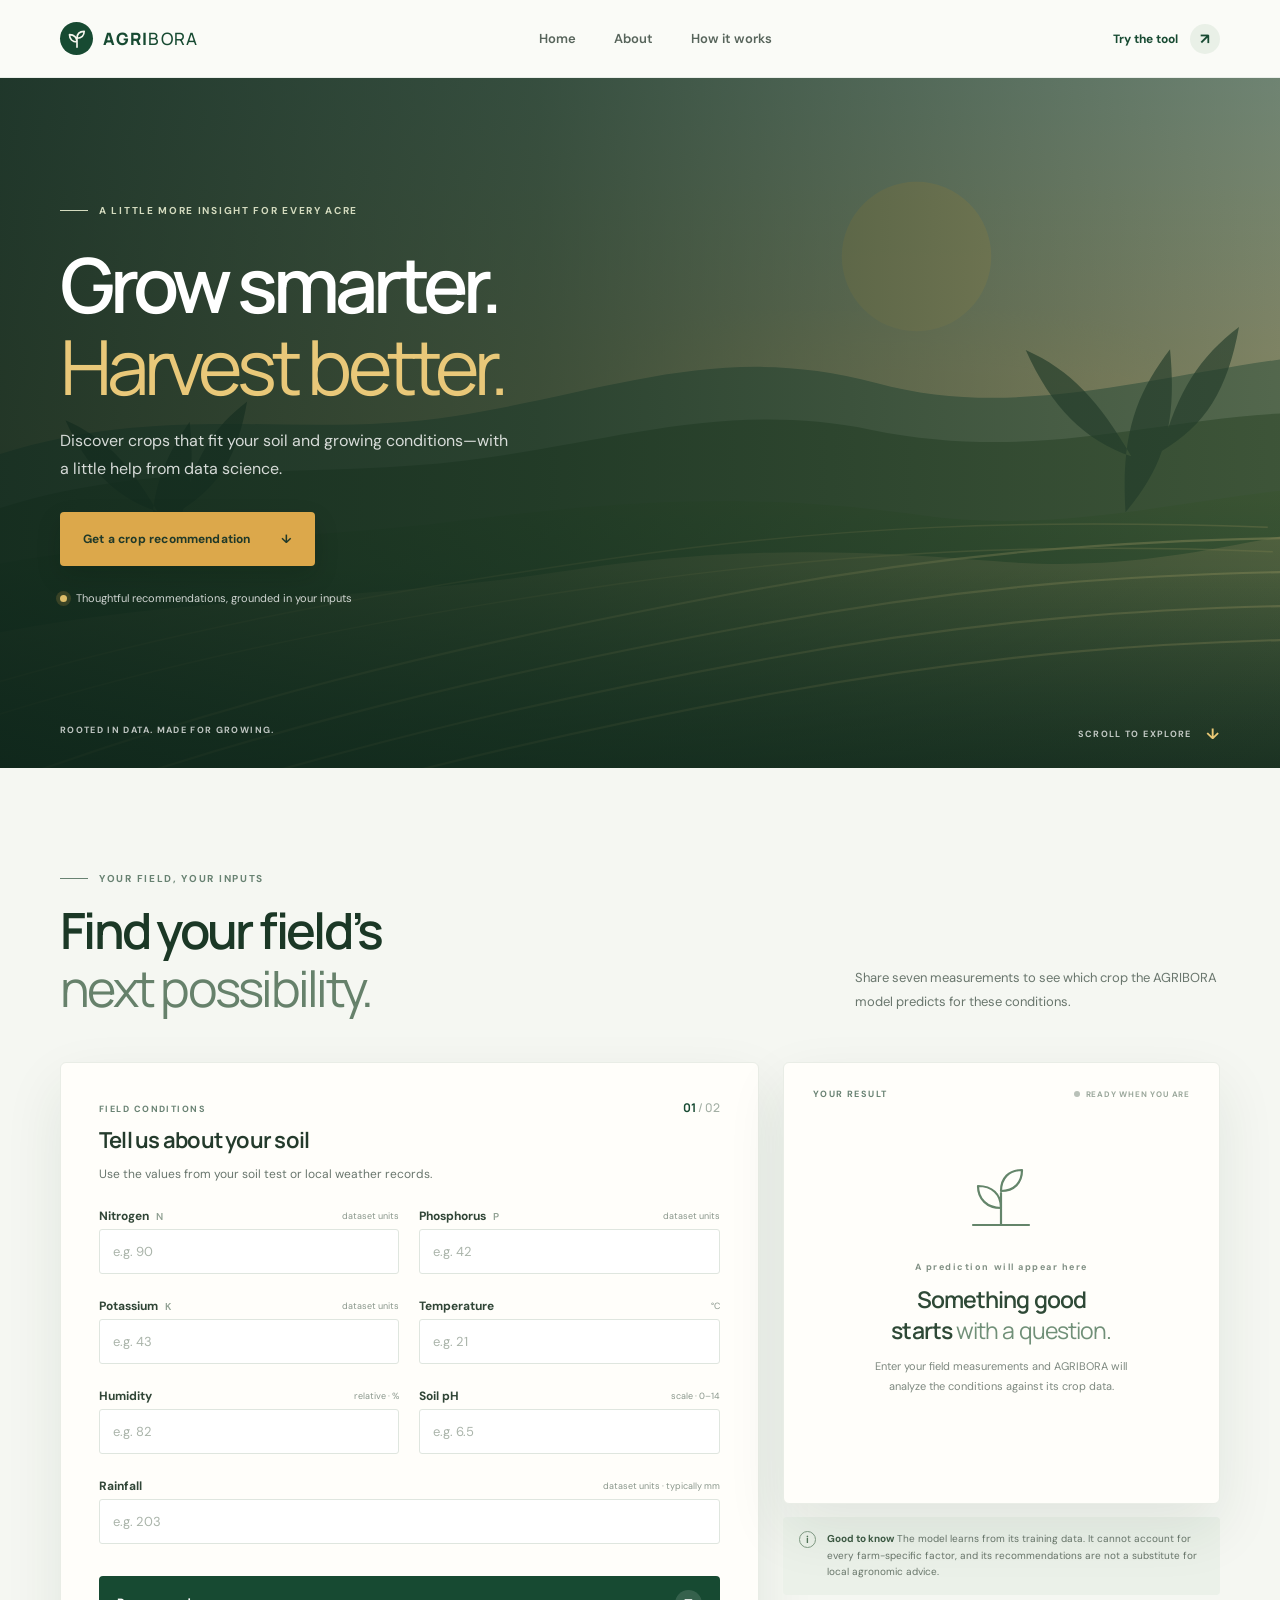
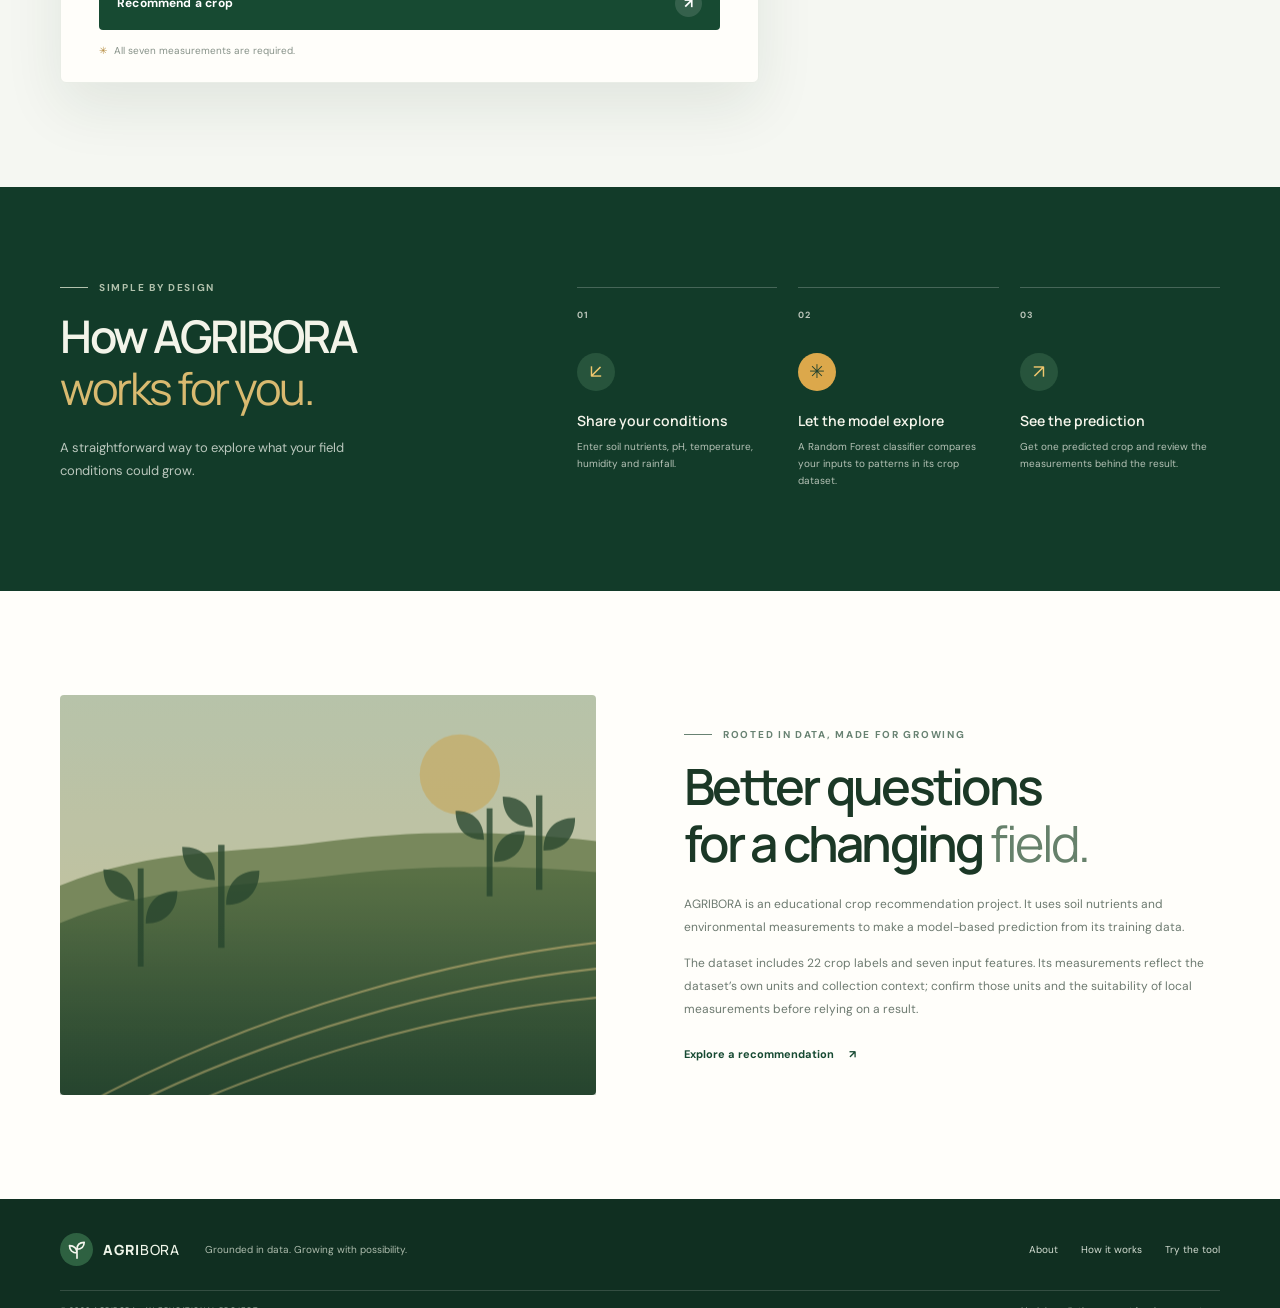
<file: index.html>
<!doctype html>
<html lang="en">
  <head>
    <meta charset="utf-8">
    <meta http-equiv="refresh" content="0; url=./frontend/index.html">
    <meta name="viewport" content="width=device-width, initial-scale=1">
    <title>AGRIBORA</title>
    <style>
      body {
        margin: 0;
        min-height: 100vh;
        display: grid;
        place-items: center;
        font-family: Arial, sans-serif;
        background: #f1f7f0;
        color: #1b3b2b;
      }
      .card {
        text-align: center;
        padding: 2rem 3rem;
        border-radius: 18px;
        background: white;
        box-shadow: 0 18px 40px rgba(14, 40, 24, 0.08);
      }
      a {
        color: #1f6f4a;
        font-weight: 700;
      }
    </style>
  </head>
  <body>
    <div class="card">
      <h1>AGRIBORA</h1>
      <p>Loading the app…</p>
      <p><a href="./frontend/index.html">Open the site</a></p>
    </div>
  </body>
</html>
</file>
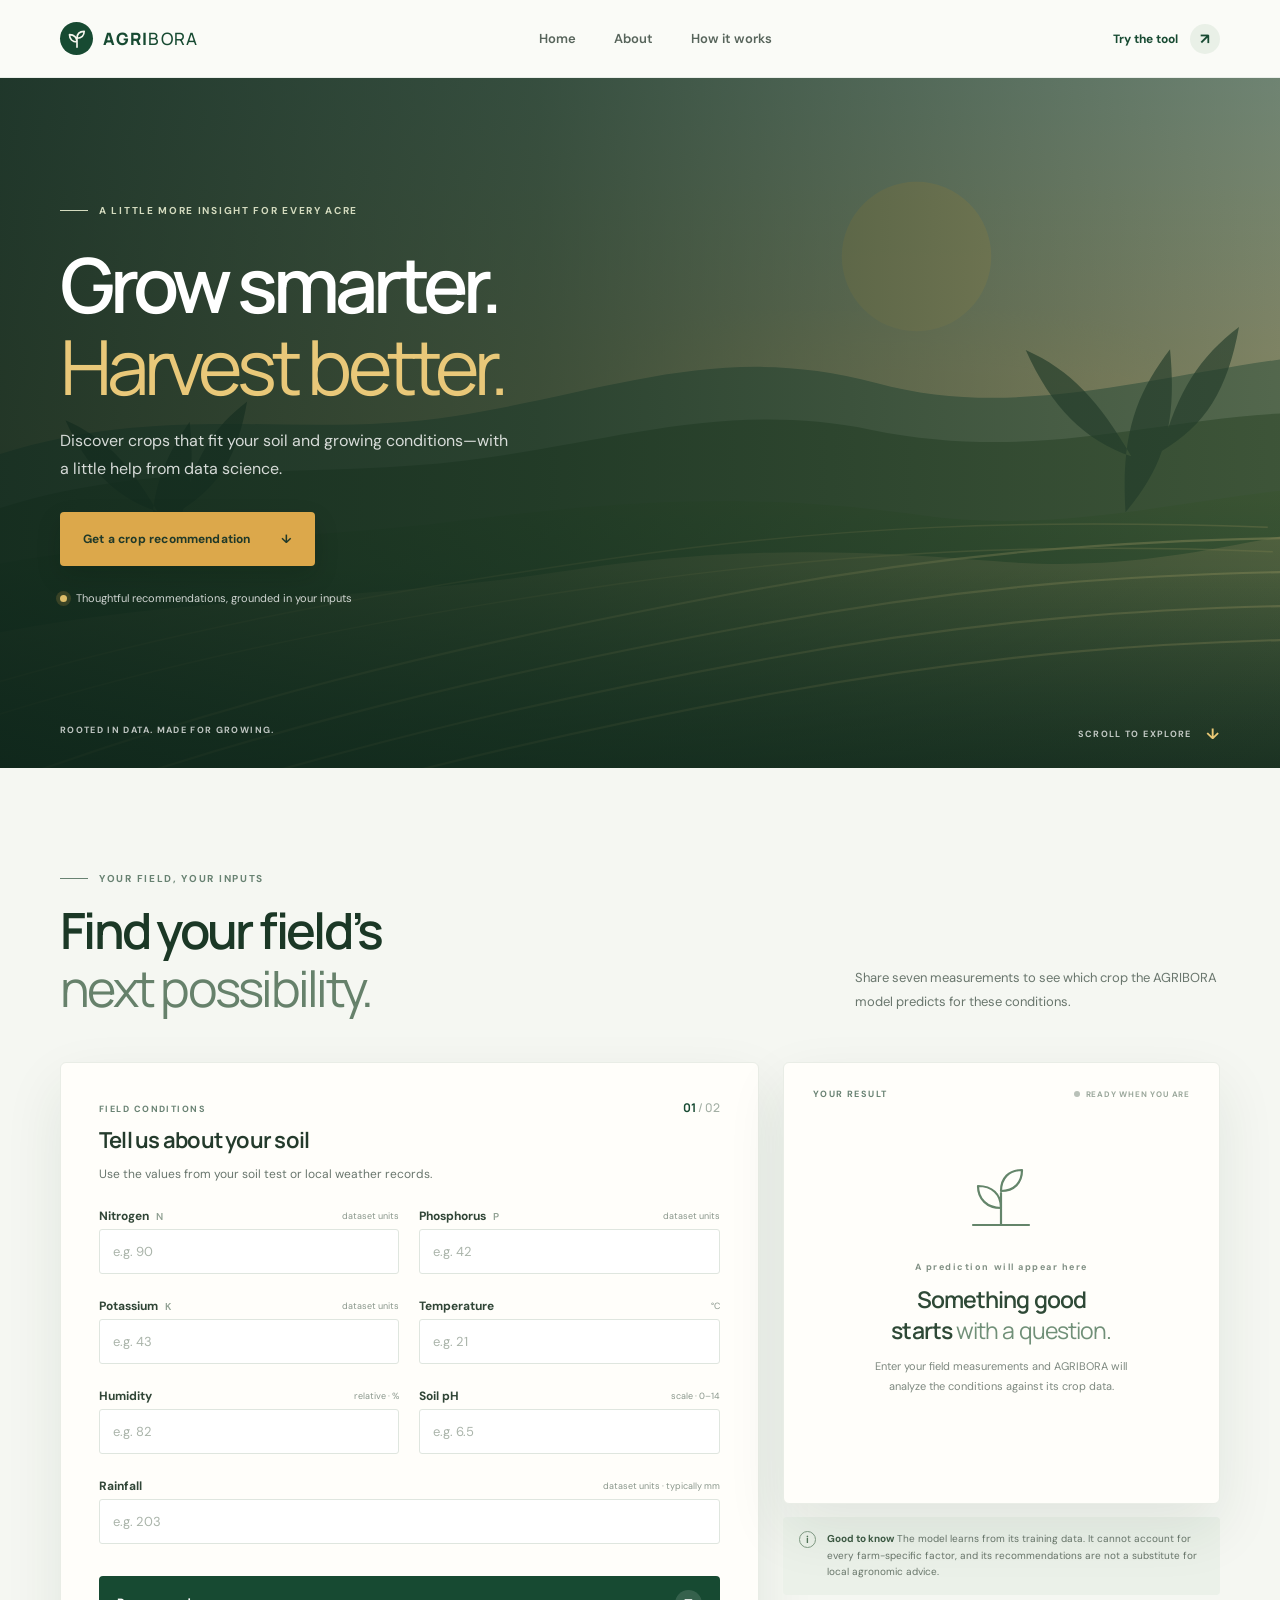
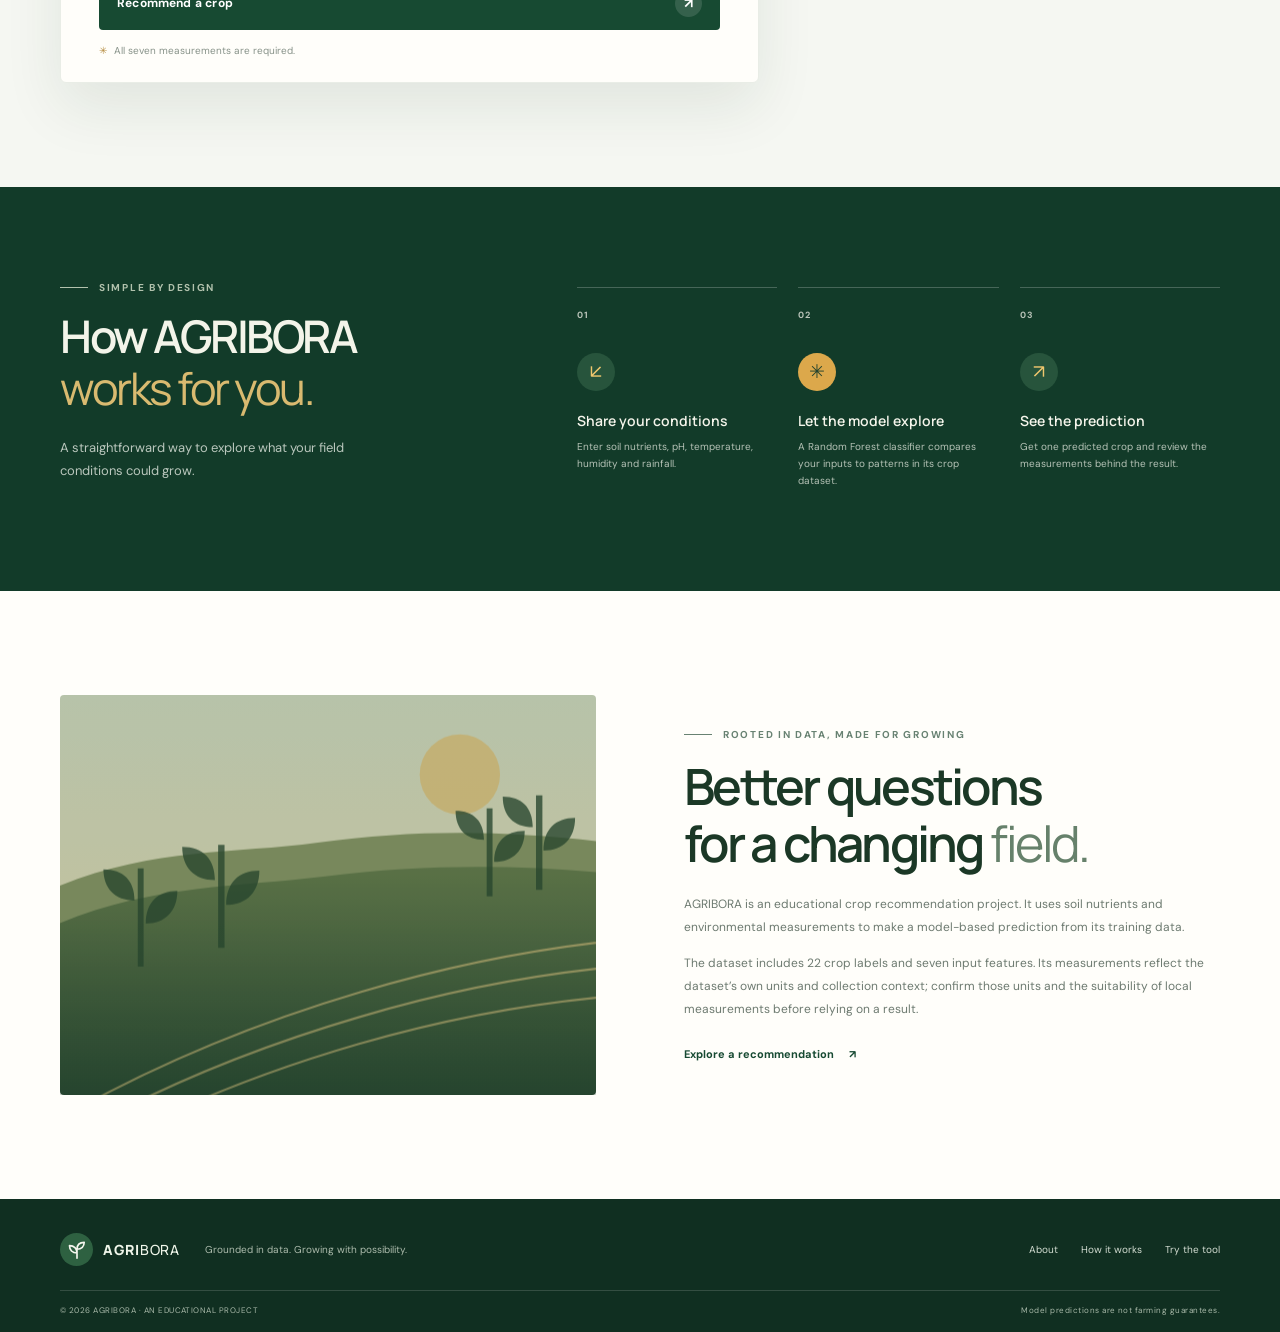
<file: frontend/index.html>
<!doctype html>
<html lang="en">
<head>
  <meta charset="utf-8">
  <meta name="viewport" content="width=device-width, initial-scale=1">
  <meta name="description" content="AGRIBORA helps explore crop recommendations from soil nutrients and local growing conditions.">
  <title>AGRIBORA — Grow smarter. Harvest better.</title>
  <link rel="preconnect" href="https://fonts.googleapis.com">
  <link rel="preconnect" href="https://fonts.gstatic.com" crossorigin>
  <link href="https://fonts.googleapis.com/css2?family=DM+Sans:wght@400;500;600;700&family=Manrope:wght@400;500;600;700;800&display=swap" rel="stylesheet">
  <link rel="stylesheet" href="style.css">
  <script src="config.js"></script>
  <script src="script.js" defer></script>
</head>
<body>
  <header class="site-header">
    <a class="brand" href="#home" aria-label="AGRIBORA home">
      <span class="brand-mark" aria-hidden="true"><svg viewBox="0 0 32 32" fill="none"><path d="M16 27V14m0 6c-6.2 0-10-3.9-10-9.8C12.1 10.2 16 14 16 20Zm0-5c0-5.7 3.7-9.2 9.6-9.2 0 5.8-3.5 9.2-9.6 9.2Z" stroke="currentColor" stroke-width="2.2" stroke-linecap="round" stroke-linejoin="round"/></svg></span>
      <span>AGRI<span class="brand-light">BORA</span></span>
    </a>
    <nav class="main-nav" aria-label="Main navigation">
      <a href="#home">Home</a><a href="#about">About</a><a href="#guide">How it works</a>
    </nav>
    <a class="header-cta" href="#recommend">Try the tool <span aria-hidden="true">↗</span></a>
  </header>

  <main>
    <section class="hero" id="home">
      <div class="hero-image" aria-hidden="true"></div>
      <div class="hero-shade" aria-hidden="true"></div>
      <div class="hero-content page-width">
        <div class="eyebrow hero-eyebrow"><span class="eyebrow-line"></span> A little more insight for every acre</div>
        <h1>Grow smarter.<br><span>Harvest better.</span></h1>
        <p>Discover crops that fit your soil and growing conditions—with a little help from data science.</p>
        <a class="button button-gold" href="#recommend">Get a crop recommendation <span aria-hidden="true">↓</span></a>
        <div class="hero-note"><span class="note-dot"></span> Thoughtful recommendations, grounded in your inputs</div>
      </div>
      <div class="hero-bottom page-width"><span>ROOTED IN DATA. MADE FOR GROWING.</span><span class="scroll-cue">SCROLL TO EXPLORE <span aria-hidden="true">↓</span></span></div>
    </section>

    <section class="recommend section-pad" id="recommend">
      <div class="page-width">
        <div class="section-heading">
          <div><div class="eyebrow"><span class="eyebrow-line"></span> Your field, your inputs</div><h2>Find your field’s<br><em>next possibility.</em></h2></div>
          <p>Share seven measurements to see which crop the AGRIBORA model predicts for these conditions.</p>
        </div>
        <div class="recommend-grid">
          <form class="form-card" id="recommendation-form" novalidate>
            <div class="form-top"><div><span class="form-kicker">FIELD CONDITIONS</span><h3>Tell us about your soil</h3></div><span class="step-count">01 <span>/ 02</span></span></div>
            <p class="form-intro">Use the values from your soil test or local weather records.</p>
            <div class="input-grid">
              <label class="field"><span class="field-name">Nitrogen <span>N</span></span><span class="field-unit">dataset units</span><input name="Nitrogen" type="number" min="0" step="any" placeholder="e.g. 90" required inputmode="decimal"><span class="field-error"></span></label>
              <label class="field"><span class="field-name">Phosphorus <span>P</span></span><span class="field-unit">dataset units</span><input name="Phosphorus" type="number" min="0" step="any" placeholder="e.g. 42" required inputmode="decimal"><span class="field-error"></span></label>
              <label class="field"><span class="field-name">Potassium <span>K</span></span><span class="field-unit">dataset units</span><input name="Potassium" type="number" min="0" step="any" placeholder="e.g. 43" required inputmode="decimal"><span class="field-error"></span></label>
              <label class="field"><span class="field-name">Temperature</span><span class="field-unit">°C</span><input name="Temperature" type="number" step="any" placeholder="e.g. 21" required inputmode="decimal"><span class="field-error"></span></label>
              <label class="field"><span class="field-name">Humidity</span><span class="field-unit">relative · %</span><input name="Humidity" type="number" min="0" max="100" step="any" placeholder="e.g. 82" required inputmode="decimal"><span class="field-error"></span></label>
              <label class="field"><span class="field-name">Soil pH</span><span class="field-unit">scale · 0–14</span><input name="pH_Value" type="number" min="0" max="14" step="any" placeholder="e.g. 6.5" required inputmode="decimal"><span class="field-error"></span></label>
              <label class="field field-wide"><span class="field-name">Rainfall</span><span class="field-unit">dataset units · typically mm</span><input name="Rainfall" type="number" min="0" step="any" placeholder="e.g. 203" required inputmode="decimal"><span class="field-error"></span></label>
            </div>
            <p class="form-error" id="form-error" role="alert" hidden></p>
            <button class="button button-primary submit-button" type="submit"><span class="button-label">Recommend a crop</span><span class="button-arrow" aria-hidden="true">↗</span></button>
            <p class="form-footnote"><span aria-hidden="true">✳</span> All seven measurements are required.</p>
          </form>

          <aside class="result-column" aria-live="polite" aria-atomic="true">
            <div class="result-card" id="result-card">
              <div class="result-top"><span class="form-kicker">YOUR RESULT</span><span class="result-status"><span></span> READY WHEN YOU ARE</span></div>
              <div class="result-empty" id="result-empty">
                <div class="result-illustration" aria-hidden="true"><svg viewBox="0 0 100 100" fill="none"><path d="M50 80V48m0 15c-14 0-23-9-23-22 14 0 23 8 23 22Zm0-17c0-13 8-21 21-21 0 13-8 21-21 21Z" stroke="currentColor" stroke-width="2.2" stroke-linecap="round" stroke-linejoin="round"/><path d="M22 80h56" stroke="currentColor" stroke-width="2.2" stroke-linecap="round"/></svg></div>
                <p class="result-overline">A prediction will appear here</p><h3>Something good<br>starts <em>with a question.</em></h3><p>Enter your field measurements and AGRIBORA will analyze the conditions against its crop data.</p>
              </div>
              <div class="result-loading" id="result-loading" hidden><span class="loader"></span><p>Reading your field conditions…</p><span>Our model is working on your recommendation.</span></div>
              <div class="result-success" id="result-success" hidden>
                <div class="crop-art" aria-hidden="true"><svg viewBox="0 0 120 120" fill="none"><circle cx="60" cy="60" r="58" fill="#E6F1E7"/><path d="M60 91V59m0 16c-16 0-26-10-26-25 16 0 26 9 26 25Zm0-19c0-15 9-24 24-24 0 15-9 24-24 24Z" stroke="#174A32" stroke-width="2.5" stroke-linecap="round" stroke-linejoin="round"/><path d="M38 91h44" stroke="#174A32" stroke-width="2.5" stroke-linecap="round"/></svg></div>
                <span class="result-overline">PREDICTED CROP</span><h3 class="crop-name" id="crop-name">—</h3><p class="result-disclaimer">A model prediction based on the measurements you provided—not a guarantee of crop success.</p>
                <div class="input-summary" id="input-summary"></div>
                <button class="text-button" id="reset-button" type="button">Try different measurements <span aria-hidden="true">↗</span></button>
              </div>
            </div>
            <div class="trust-note"><span class="trust-icon" aria-hidden="true">i</span><p><strong>Good to know</strong> The model learns from its training data. It cannot account for every farm-specific factor, and its recommendations are not a substitute for local agronomic advice.</p></div>
          </aside>
        </div>
      </div>
    </section>

    <section class="how section-pad" id="guide">
      <div class="page-width how-inner">
        <div class="how-copy"><div class="eyebrow eyebrow-light"><span class="eyebrow-line"></span> Simple by design</div><h2>How AGRIBORA<br><em>works for you.</em></h2><p>A straightforward way to explore what your field conditions could grow.</p></div>
        <div class="steps">
          <article class="step"><span class="step-number">01</span><div class="step-icon" aria-hidden="true">↙</div><h3>Share your conditions</h3><p>Enter soil nutrients, pH, temperature, humidity and rainfall.</p></article>
          <article class="step"><span class="step-number">02</span><div class="step-icon step-icon-gold" aria-hidden="true">✳</div><h3>Let the model explore</h3><p>A Random Forest classifier compares your inputs to patterns in its crop dataset.</p></article>
          <article class="step"><span class="step-number">03</span><div class="step-icon" aria-hidden="true">↗</div><h3>See the prediction</h3><p>Get one predicted crop and review the measurements behind the result.</p></article>
        </div>
      </div>
    </section>

    <section class="about section-pad" id="about"><div class="page-width about-grid"><div class="about-image" role="img" aria-label="Rows of green crops growing in a field"></div><div class="about-copy"><div class="eyebrow"><span class="eyebrow-line"></span> Rooted in data, made for growing</div><h2>Better questions<br>for a changing <em>field.</em></h2><p>AGRIBORA is an educational crop recommendation project. It uses soil nutrients and environmental measurements to make a model-based prediction from its training data.</p><p>The dataset includes 22 crop labels and seven input features. Its measurements reflect the dataset’s own units and collection context; confirm those units and the suitability of local measurements before relying on a result.</p><a class="about-link" href="#recommend">Explore a recommendation <span aria-hidden="true">↗</span></a></div></div></section>
  </main>

  <footer class="site-footer"><div class="page-width footer-main"><a class="brand brand-footer" href="#home"><span class="brand-mark" aria-hidden="true"><svg viewBox="0 0 32 32" fill="none"><path d="M16 27V14m0 6c-6.2 0-10-3.9-10-9.8C12.1 10.2 16 14 16 20Zm0-5c0-5.7 3.7-9.2 9.6-9.2 0 5.8-3.5 9.2-9.6 9.2Z" stroke="currentColor" stroke-width="2.2" stroke-linecap="round" stroke-linejoin="round"/></svg></span><span>AGRI<span class="brand-light">BORA</span></span></a><p>Grounded in data. Growing with possibility.</p><nav aria-label="Footer navigation"><a href="#about">About</a><a href="#guide">How it works</a><a href="#recommend">Try the tool</a></nav></div><div class="page-width footer-bottom"><span>© <span id="year"></span> AGRIBORA · AN EDUCATIONAL PROJECT</span><span>Model predictions are not farming guarantees.</span></div></footer>
</body>
</html>
</file>
<file: frontend/style.css>
:root{--forest:#174a32;--forest-deep:#123b29;--leaf:#477a55;--soft:#e6f1e7;--paper:#f5f7f2;--white:#fffefa;--ink:#1d2d24;--muted:#69766d;--gold:#dca84b;--line:#e3e9e1;--shadow:0 24px 60px rgba(25,57,37,.09);--sans:'DM Sans',sans-serif;--display:'Manrope','DM Sans',sans-serif}
*{box-sizing:border-box}html{scroll-behavior:smooth;scroll-padding-top:88px}body{margin:0;background:var(--paper);color:var(--ink);font-family:var(--sans);font-size:15px;-webkit-font-smoothing:antialiased}a{color:inherit;text-decoration:none}button,input{font:inherit}.page-width{width:min(1160px,calc(100% - 64px));margin-inline:auto}.site-header{height:78px;padding:0 max(32px,calc((100vw - 1160px)/2));display:flex;align-items:center;justify-content:space-between;background:rgba(250,251,247,.97);position:relative;z-index:5;border-bottom:1px solid rgba(23,74,50,.07)}.brand{display:inline-flex;align-items:center;gap:10px;font:800 17px var(--display);letter-spacing:.065em;color:var(--forest)}.brand-mark{width:33px;height:33px;border-radius:50%;background:var(--forest);color:#f6f7ef;display:grid;place-items:center}.brand-mark svg{width:24px;height:24px}.brand-light{font-weight:500}.main-nav{display:flex;gap:38px;color:#57645b;font-size:13px;font-weight:600}.main-nav a{transition:color .2s}.main-nav a:hover,.about-link:hover{color:var(--leaf)}.header-cta{display:flex;align-items:center;gap:12px;color:var(--forest);font-size:12px;font-weight:700}.header-cta span{width:30px;height:30px;border-radius:50%;display:grid;place-items:center;background:#e9f0e7;font-size:15px}.hero{height:min(690px,calc(100svh - 78px));min-height:580px;position:relative;overflow:hidden;background:#253b2b;color:#fff}.hero-image,.hero-shade{position:absolute;inset:0}.hero-image{background-image:url('assets/field-dawn.svg');background-size:cover;background-position:center 56%;transform:scale(1.01)}.hero-shade{background:linear-gradient(90deg,rgba(13,37,26,.82) 0%,rgba(16,42,28,.62) 42%,rgba(14,35,23,.05) 100%),linear-gradient(0deg,rgba(14,32,22,.55),transparent 29%)}.hero-content{position:relative;padding-top:clamp(90px,14vh,150px)}.eyebrow{display:flex;align-items:center;gap:11px;color:#688272;font-size:10px;font-weight:700;letter-spacing:.17em;text-transform:uppercase}.eyebrow-line{width:28px;height:1px;background:currentColor}.hero-eyebrow{color:#d4dbbf}.hero h1{font:600 clamp(48px,6.25vw,76px)/1.08 var(--display);letter-spacing:-.065em;margin:26px 0 20px;max-width:630px}.hero h1 span{font-weight:400;color:#e9c879}.hero-content>p{font-size:16px;line-height:1.75;color:rgba(255,255,255,.82);max-width:460px;margin:0 0 29px}.button{border:0;border-radius:4px;min-height:54px;padding:0 23px;display:inline-flex;align-items:center;justify-content:center;gap:30px;font-size:12px;font-weight:700;letter-spacing:.015em;cursor:pointer;transition:transform .2s,background .2s,box-shadow .2s}.button:hover{transform:translateY(-2px)}.button-gold{background:var(--gold);color:#203929;box-shadow:0 10px 24px rgba(4,20,9,.15)}.button-gold:hover{background:#e8b858}.hero-note{margin-top:25px;color:rgba(255,255,255,.8);font-size:11px;display:flex;align-items:center;gap:9px}.note-dot{width:7px;height:7px;border-radius:50%;background:#ddbd69;box-shadow:0 0 0 4px rgba(220,168,75,.18)}.hero-bottom{position:absolute;bottom:24px;left:0;right:0;display:flex;justify-content:space-between;color:rgba(255,255,255,.73);font-size:9px;letter-spacing:.15em;font-weight:700}.scroll-cue{display:flex;gap:14px;align-items:center}.scroll-cue span{font-size:15px;color:#eac875}.section-pad{padding:104px 0}.section-heading{display:flex;align-items:flex-end;justify-content:space-between;gap:48px;margin-bottom:45px}.section-heading h2,.how-copy h2,.about-copy h2{font:600 clamp(35px,4.2vw,50px)/1.15 var(--display);letter-spacing:-.055em;margin:17px 0 0;color:#1b3826}.section-heading h2 em,.how-copy h2 em,.about-copy h2 em{font-style:normal;color:#66816b;font-weight:400}.section-heading>p{max-width:365px;color:var(--muted);font-size:13px;line-height:1.8;margin:0 0 4px}.recommend-grid{display:grid;grid-template-columns:minmax(0,1.23fr) minmax(340px,.77fr);gap:24px;align-items:start}.form-card,.result-card{background:var(--white);border:1px solid #e9ede6;border-radius:6px;box-shadow:var(--shadow)}.form-card{padding:34px 38px 25px}.form-top{display:flex;justify-content:space-between;align-items:flex-start}.form-kicker{font-size:9px;letter-spacing:.16em;font-weight:700;color:#698273}.form-top h3{font:650 22px var(--display);letter-spacing:-.035em;margin:8px 0 0;color:#243b2c}.step-count{font:700 12px var(--display);color:var(--forest);padding-top:2px}.step-count span{color:#a3afa4;font-weight:500}.form-intro{font-size:12px;color:var(--muted);margin:11px 0 26px}.input-grid{display:grid;grid-template-columns:1fr 1fr;gap:19px 20px}.field{min-width:0;display:grid;grid-template-columns:1fr auto;gap:5px 8px}.field-name{font-size:12px;font-weight:700;color:#304536}.field-name>span{color:#90a092;font-size:10px;margin-left:4px;font-weight:600}.field-unit{font-size:9px;color:#89968b;text-align:right;align-self:center}.field input{grid-column:1/-1;width:100%;height:45px;border:1px solid #dfe6df;border-radius:3px;padding:0 13px;background:#fff;color:var(--ink);font-size:13px;outline:none;transition:border .2s,box-shadow .2s}.field input::placeholder{color:#aab4aa}.field input:focus{border-color:#6c9473;box-shadow:0 0 0 3px rgba(71,122,85,.11)}.field input[aria-invalid=true]{border-color:#bd5b50;box-shadow:0 0 0 3px rgba(189,91,80,.08)}.field-error{grid-column:1/-1;min-height:0;font-size:10px;color:#a63d33}.field-wide{grid-column:1/-1}.submit-button{width:100%;margin-top:27px;background:var(--forest);color:#fff;justify-content:space-between;padding-inline:18px}.submit-button:hover{background:#205d3c;box-shadow:0 8px 18px rgba(23,74,50,.15)}.submit-button:disabled{opacity:.7;cursor:wait;transform:none}.button-arrow{height:27px;width:27px;border-radius:50%;background:rgba(255,255,255,.13);display:grid;place-items:center;font-size:14px}.form-footnote{font-size:10px;color:#879289;margin:14px 0 0;display:flex;align-items:center;gap:7px}.form-footnote span{color:#b58b3e}.form-error{font-size:12px;color:#a63d33;margin:12px 0 0}.result-column{display:grid;gap:13px}.result-card{min-height:442px;padding:25px 29px 26px;position:relative;overflow:hidden}.result-top{display:flex;justify-content:space-between;align-items:center}.result-status{font-size:8px;letter-spacing:.1em;color:#9aa79b;display:flex;align-items:center;gap:6px;font-weight:700}.result-status span{width:6px;height:6px;border-radius:50%;background:#b9c1b8}.result-card.is-loading .result-status{color:#738875}.result-card.is-loading .result-status span{background:#dca84b;animation:pulse 1s infinite}.result-card.has-result .result-status{color:#4c815a}.result-card.has-result .result-status span{background:#4c815a}.result-empty{text-align:center;padding:45px 16px 19px}.result-illustration{width:100px;height:100px;margin:0 auto 16px;color:#64856a;display:grid;place-items:center}.result-illustration svg{width:100%;height:100%}.result-overline{display:block;font-size:9px;color:#819084;letter-spacing:.17em;font-weight:700}.result-empty h3{font:600 23px/1.35 var(--display);letter-spacing:-.04em;margin:11px 0;color:#2e4936}.result-empty h3 em{font-style:normal;color:#719078;font-weight:400}.result-empty>p:last-child{max-width:285px;margin:0 auto;color:#7d887f;font-size:11px;line-height:1.8}.result-loading{min-height:350px;display:flex;flex-direction:column;align-items:center;justify-content:center;text-align:center;color:#718075}.loader{width:34px;height:34px;border:3px solid #e2ebdf;border-top-color:#477a55;border-radius:50%;animation:spin .8s linear infinite;margin-bottom:17px}.result-loading p{font:600 14px var(--display);margin:0 0 7px;color:#344d39}.result-loading>span:last-child{font-size:11px}.result-success{text-align:center;padding:22px 8px 0}.crop-art{width:111px;height:111px;margin:0 auto 15px}.crop-art svg{width:100%;height:100%}.result-success .result-overline{color:#718c75}.crop-name{font:700 29px var(--display);letter-spacing:-.045em;color:#23442f;margin:7px 0 8px;text-transform:capitalize}.result-disclaimer{max-width:300px;margin:0 auto 19px;color:#818b81;font-size:10px;line-height:1.65}.input-summary{border-top:1px solid var(--line);border-bottom:1px solid var(--line);display:grid;grid-template-columns:repeat(4,1fr);gap:10px 4px;text-align:left;padding:13px 0;margin:0 0 14px}.summary-item span{display:block;color:#89958b;font-size:8px;text-transform:uppercase;letter-spacing:.08em;margin-bottom:3px}.summary-item strong{font-size:10px;color:#344a39;font-weight:700}.text-button{border:0;background:transparent;color:var(--forest);font-size:11px;font-weight:700;cursor:pointer;padding:8px 0}.text-button span{margin-left:8px}.text-button:hover{text-decoration:underline}.trust-note{background:#ebf1e9;border-radius:4px;padding:14px 16px;display:flex;align-items:flex-start;gap:11px}.trust-icon{border:1px solid #819b84;border-radius:50%;width:17px;height:17px;flex:0 0 17px;display:grid;place-items:center;color:#527459;font-size:10px;font-weight:700}.trust-note p{font-size:10px;line-height:1.65;color:#68766a;margin:0}.trust-note strong{color:#3e5b44}.how{background:var(--forest-deep);color:#fff;padding:94px 0 96px}.how-inner{display:grid;grid-template-columns:.8fr 1.2fr;gap:88px;align-items:center}.eyebrow-light{color:#b2c2ad}.how-copy h2{color:#f3f4e9;font-size:45px}.how-copy h2 em{color:#d9ba70}.how-copy>p{color:#bac7bd;font-size:13px;line-height:1.8;max-width:320px;margin-top:21px}.steps{display:grid;grid-template-columns:repeat(3,1fr);gap:21px}.step{border-top:1px solid rgba(255,255,255,.22);padding-top:15px;position:relative}.step-number{font-size:9px;color:#bac4b9;letter-spacing:.12em;font-weight:700}.step-icon{width:38px;height:38px;border-radius:50%;margin:30px 0 20px;background:#27543c;color:#f0c76e;display:grid;place-items:center;font-size:19px}.step-icon-gold{background:#dca84b;color:#23432e}.step h3{font:600 14px/1.4 var(--display);color:#f5f5eb;margin:0 0 8px}.step p{font-size:10px;line-height:1.7;color:#b5c2b6;margin:0}.about{background:#fffefa}.about-grid{display:grid;grid-template-columns:1fr 1fr;align-items:center;gap:88px}.about-image{min-height:400px;border-radius:4px;background:url('assets/crop-rows.svg') center/cover;position:relative}.about-image:after{content:"";position:absolute;inset:0;background:linear-gradient(180deg,transparent 55%,rgba(19,54,34,.2))}.about-copy h2{margin-bottom:20px}.about-copy p{color:#6d7a70;font-size:12px;line-height:1.9;margin:0 0 14px}.about-link{display:inline-flex;gap:15px;align-items:center;color:var(--forest);font-size:11px;font-weight:700;margin-top:12px}.site-footer{background:#102f21;color:#e9efe6;padding:34px 0 17px}.footer-main{display:flex;align-items:center;gap:25px;padding-bottom:24px}.brand-footer{color:#eff5e9;font-size:14px}.brand-footer .brand-mark{background:#2e6141}.footer-main>p{font-size:10px;color:#adbcad;margin:0 auto 0 0}.footer-main nav{display:flex;gap:23px;font-size:10px;color:#d3ddd2}.footer-main nav a:hover{color:#eac875}.footer-bottom{border-top:1px solid rgba(255,255,255,.15);padding-top:14px;display:flex;justify-content:space-between;color:#a8b9a9;font-size:8px;letter-spacing:.06em}.hidden,[hidden]{display:none!important}@keyframes spin{to{transform:rotate(360deg)}}@keyframes pulse{50%{opacity:.35}}
@media(max-width:900px){.page-width{width:min(100% - 44px,720px)}.site-header{padding-inline:22px}.main-nav{gap:22px}.hero{min-height:570px;height:calc(83svh - 78px)}.hero-content{padding-top:115px}.recommend-grid{grid-template-columns:1fr 1fr;gap:16px}.form-card{padding:28px 24px 23px}.result-card{padding:23px 20px}.input-grid{gap:17px 13px}.how-inner{grid-template-columns:1fr;gap:42px}.how-copy h2 br{display:none}.about-grid{gap:44px}.about-image{min-height:350px}}
@media(max-width:650px){html{scroll-padding-top:70px}.page-width{width:calc(100% - 36px)}.site-header{height:68px;padding:0 18px}.brand{font-size:15px;gap:8px}.brand-mark{width:30px;height:30px}.main-nav{display:none}.header-cta{font-size:11px}.header-cta span{width:27px;height:27px}.hero{height:auto;min-height:640px}.hero-image{background-position:60% center}.hero-shade{background:linear-gradient(90deg,rgba(13,37,26,.85),rgba(16,42,28,.59) 70%,rgba(14,35,23,.22)),linear-gradient(0deg,rgba(14,32,22,.7),transparent 38%)}.hero-content{padding-top:128px}.hero h1{font-size:51px}.hero-content>p{font-size:14px;max-width:360px}.hero-bottom{bottom:18px;font-size:8px}.section-pad{padding:74px 0}.section-heading{display:block;margin-bottom:29px}.section-heading>p{margin-top:15px;max-width:390px}.section-heading h2{font-size:38px}.recommend-grid{grid-template-columns:1fr}.form-card{padding:26px 22px 21px}.result-card{min-height:380px}.result-empty{padding-top:32px}.result-column{gap:12px}.how{padding:72px 0}.how-copy h2{font-size:39px}.steps{gap:13px}.step-icon{margin:23px 0 16px}.step h3{font-size:12px}.step p{font-size:9px}.about-grid{grid-template-columns:1fr;gap:30px}.about-image{min-height:310px;order:2}.about-copy h2{font-size:39px}.site-footer{padding-top:29px}.footer-main{display:grid;grid-template-columns:1fr auto;gap:16px}.footer-main>p{grid-column:1/-1;grid-row:2}.footer-main nav{grid-column:1/-1;grid-row:3;gap:18px;padding-top:4px}.footer-bottom{gap:10px;align-items:flex-start;line-height:1.5}.footer-bottom span:last-child{text-align:right}.input-summary{grid-template-columns:repeat(4,1fr)}}
@media(max-width:370px){.page-width{width:calc(100% - 28px)}.hero h1{font-size:44px}.input-grid{grid-template-columns:1fr}.field-wide{grid-column:auto}.result-card{padding-inline:17px}.result-status{font-size:7px}.steps{gap:10px}.step-icon{width:32px;height:32px}.step p{font-size:8px}}
@media(prefers-reduced-motion:reduce){*,*::before,*::after{scroll-behavior:auto!important;animation-duration:.01ms!important;animation-iteration-count:1!important;transition-duration:.01ms!important}}
</file>
